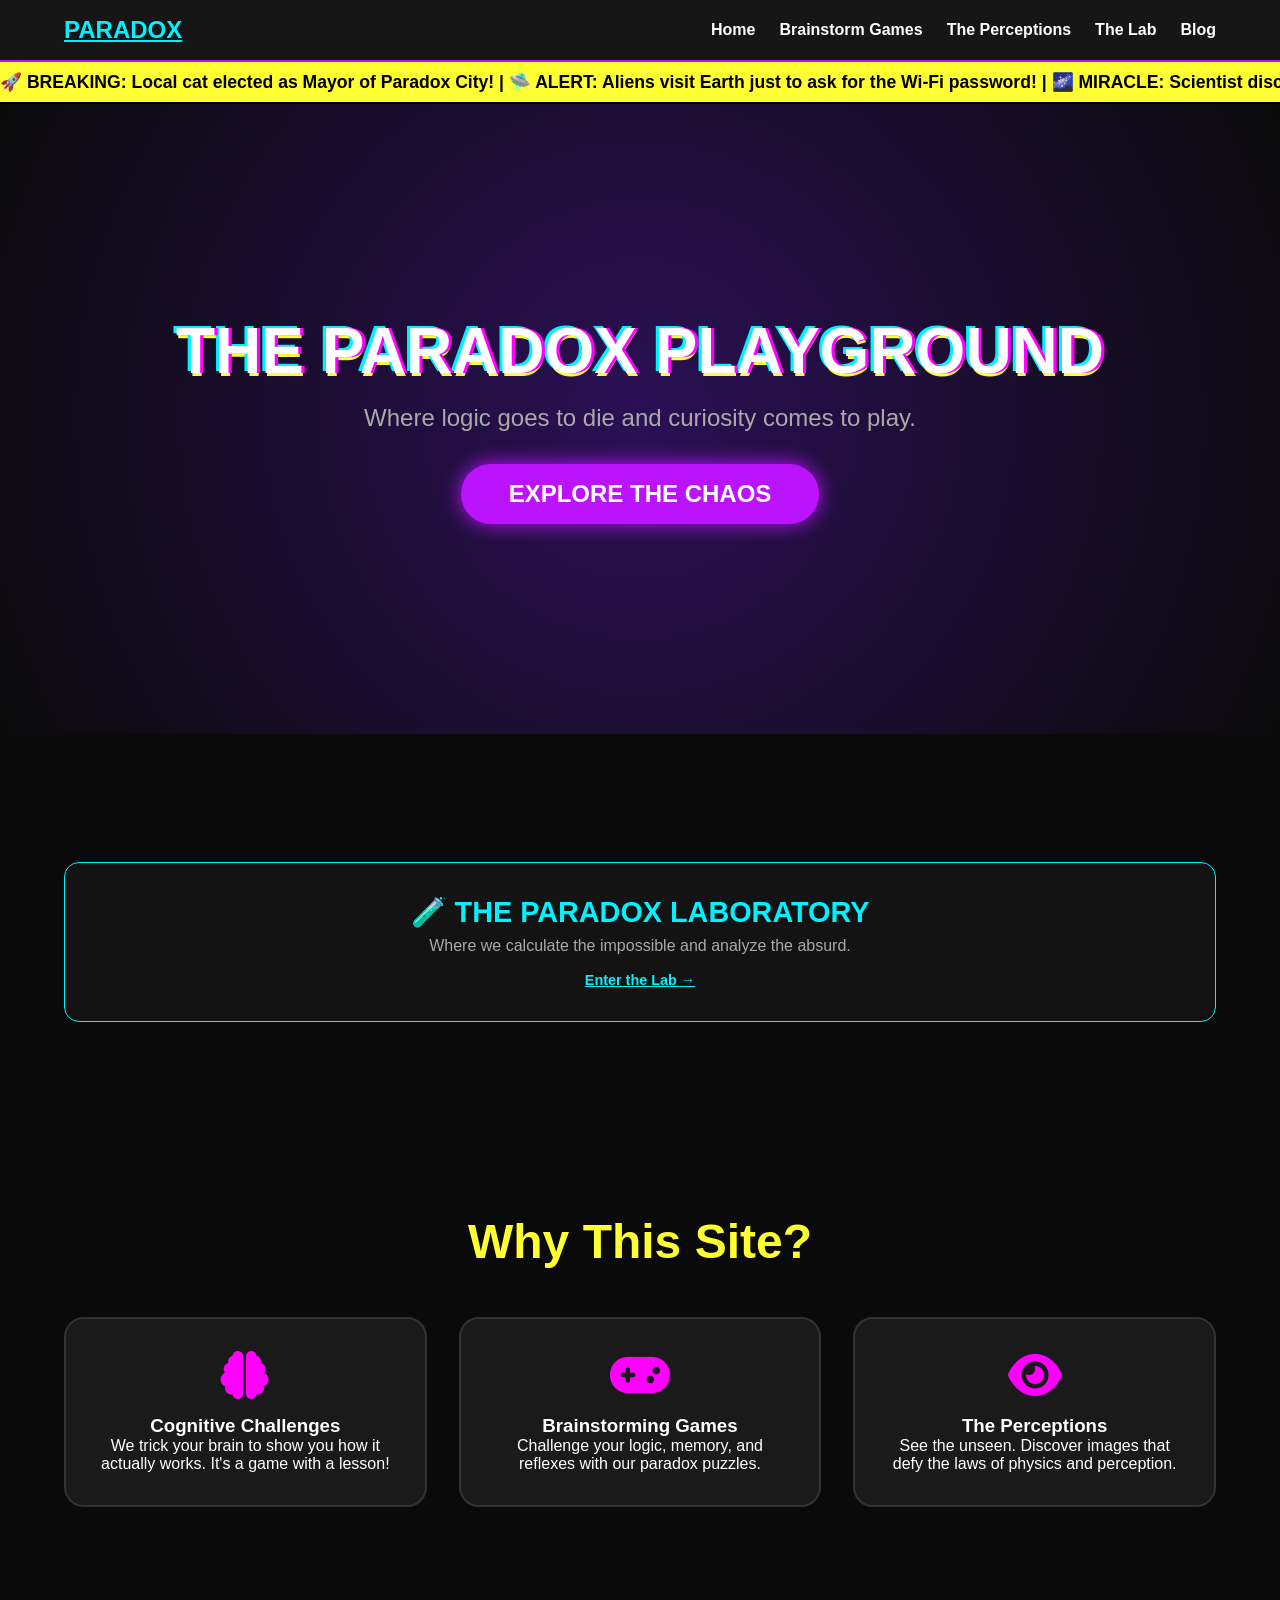
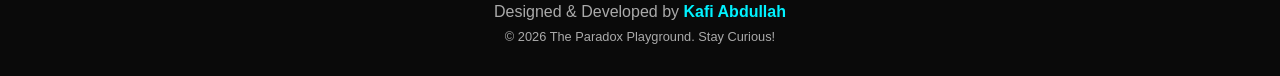
<file: index.html>
<!DOCTYPE html>
<html lang="en">
<head>
    <meta charset="UTF-8">
    <meta name="viewport" content="width=device-width, initial-scale=1.0">

    <!-- Primary Meta Tags -->
    <title>The Paradox Playground | Enter if You Dare</title>
    <meta name="title" content="The Paradox Playground | Enter if You Dare">
    <meta name="description" content="Welcome to The Paradox Playground, where logic goes to die and curiosity comes to play. Explore cognitive pranks, absurd calculations, and mind-bending illusions.">
    <meta name="keywords" content="paradox, brain games, optical illusions, cognitive pranks, funny calculators, brain teaser, entertainment website">
    <meta name="author" content="Kafi Abdullah">

    <!-- Open Graph / Facebook -->
    <meta property="og:type" content="website">
    <meta property="og:url" content="https://paradoxplayground.onrender.com/">
    <meta property="og:title" content="The Paradox Playground | Enter if You Dare">
    <meta property="og:description" content="Welcome to The Paradox Playground, where logic goes to die and curiosity comes to play. Explore cognitive pranks, absurd calculations, and mind-bending illusions.">
    <meta property="og:image" content="https://paradoxplayground.onrender.com/og-image.jpg">

    <!-- Twitter -->
    <meta property="twitter:card" content="summary_large_image">
    <meta property="twitter:url" content="https://paradoxplayground.onrender.com/">
    <meta property="twitter:title" content="The Paradox Playground | Enter if You Dare">
    <meta property="twitter:description" content="Welcome to The Paradox Playground, where logic goes to die and curiosity comes to play. Explore cognitive pranks, absurd calculations, and mind-bending illusions.">
    <meta property="twitter:image" content="https:/paradoxplayground.onrender.com/og-image.jpg">

    <link rel="stylesheet" href="style.css">
    <link rel="stylesheet" href="https://cdnjs.cloudflare.com/ajax/libs/font-awesome/6.0.0/css/all.min.css">
</head>
<body id="body-page">

    <nav class="nav">
        <a href="index.html" class="logo">PARADOX</a>
        <ul class="nav-links">
            <li><a href="index.html">Home</a></li>
            <li><a href="games.html">Brainstorm Games</a></li>
            <li><a href="perceptions.html">The Perceptions</a></li>
            <li><a href="lab.html">The Lab</a></li>
            <li><a href="blog.html">Blog</a></li>
        </ul>
        <div class="menu-btn" id="menu-toggle"><i class="fas fa-bars"></i></div>
    </nav>

    <div class="overlay" id="overlay"></div>
    <div class="sidebar" id="sidebar">
        <div class="sidebar-header">
            <h2 class="glitch" style="font-size: 2rem;">PARADOX</h2>
        </div>
        <ul class="sidebar-links">
            <li><a href="index.html">Home</a></li>
            <li><a href="games.html">Brainstorm Games</a></li>
            <li><a href="perceptions.html">The Perceptions</a></li>
            <li><a href="lab.html">The Lab</a></li>
            <li><a href="blog.html">Blog</a></li>
        </ul>
    </div>

    <div class="news-ticker">
        <div class="ticker-content" id="miracle-news">
            Loading the latest miracles...
        </div>
    </div>

    <header class="hero">
        <h1 class="glitch">THE PARADOX PLAYGROUND</h1>
        <p>Where logic goes to die and curiosity comes to play.</p>
        <button class="btn-start" onclick="window.location.href='games.html'">EXPLORE THE CHAOS</button>
    </header>

    <section class="section">
        <div class="lab-banner" onclick="window.location.href='lab.html'">
            <h2>🧪 THE PARADOX LABORATORY</h2>
            <p>Where we calculate the impossible and analyze the absurd.</p>
            <span class="btn-minimal">Enter the Lab &rarr;</span>
        </div>
    </section>

    <section class="section">
        <h2 class="title">Why This Site?</h2>
        <div class="grid">
            <div class="card">
                <i class="fas fa-brain"></i>
                <h3>Cognitive Challenges</h3>
                <p>We trick your brain to show you how it actually works. It's a game with a lesson!</p>
            </div>
            <div class="card">
                <i class="fas fa-gamepad"></i>
                <h3>Brainstorming Games</h3>
                <p>Challenge your logic, memory, and reflexes with our paradox puzzles.</p>
            </div>
            <div class="card">
                <i class="fas fa-eye"></i>
                <h3>The Perceptions</h3>
                <p>See the unseen. Discover images that defy the laws of physics and perception.</p>
            </div>
        </div>
    </section>

    <footer style="text-align: center; padding: 2rem; color: var(--text-gray);">
        <p>Designed & Developed by <a href="https://facebook.com/kafiabdullah.me" target="_blank" style="color: var(--neon-blue); text-decoration: none; font-weight: bold;">Kafi Abdullah</a></p>
        <p style="font-size: 0.8rem; margin-top: 0.5rem;">&copy; 2026 The Paradox Playground. Stay Curious!</p>
    </footer>

    <script src="assets/js/main.js"></script>
</body>
</html>
</file>
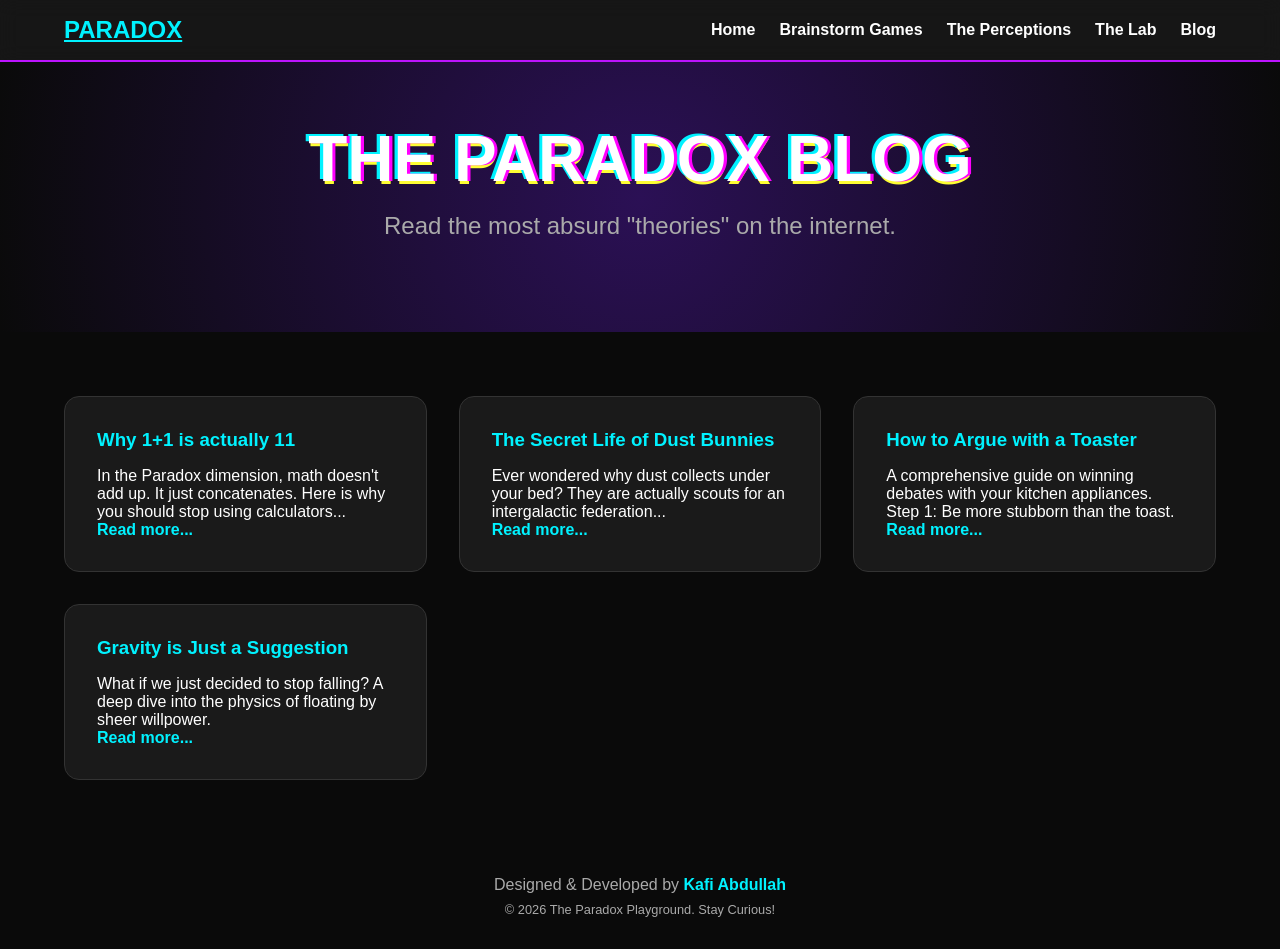
<file: blog.html>
<!DOCTYPE html>
<html lang="en">
<head>
    <meta charset="UTF-8">
    <meta name="viewport" content="width=device-width, initial-scale=1.0">

    <!-- Primary Meta Tags -->
    <title>Paradox Blog | Insights into Chaos</title>
    <meta name="title" content="Paradox Blog | Insights into Chaos">
    <meta name="description" content="Read the most absurd theories on the internet. From gravity suggestions to arguing with toasters, we dive deep into the illogical.">
    <meta name="keywords" content="absurd theories, funny blog, paradox blog, weird science, entertainment reading">
    <meta name="author" content="Kafi Abdullah">

    <!-- Open Graph / Facebook -->
    <meta property="og:type" content="website">
    <meta property="og:url" content="https://paradox-playground.com/blog.html">
    <meta property="og:title" content="Paradox Blog | Insights into Chaos">
    <meta property="og:description" content="Read the most absurd theories on the internet. From gravity suggestions to arguing with toasters, we dive deep into the illogical.">
    <meta property="og:image" content="https://paradox-playground.com/og-blog.jpg">

    <!-- Twitter -->
    <meta property="twitter:card" content="summary_large_image">
    <meta property="twitter:url" content="https://paradox-playground.com/blog.html">
    <meta property="twitter:title" content="Paradox Blog | Insights into Chaos">
    <meta property="twitter:description" content="Read the most absurd theories on the internet. From gravity suggestions to arguing with toasters, we dive deep into the illogical.">
    <meta property="twitter:image" content="https://paradox-playground.com/og-blog.jpg">

    <link rel="stylesheet" href="style.css">
    <link rel="stylesheet" href="https://cdnjs.cloudflare.com/ajax/libs/font-awesome/6.0.0/css/all.min.css">
</head>
<body id="blog-body">

    <nav class="nav">
        <a href="index.html" class="logo">PARADOX</a>
        <ul class="nav-links">
            <li><a href="index.html">Home</a></li>
            <li><a href="games.html">Brainstorm Games</a></li>
            <li><a href="perceptions.html">The Perceptions</a></li>
            <li><a href="lab.html">The Lab</a></li>
            <li><a href="blog.html">Blog</a></li>
        </ul>
        <div class="menu-btn" id="menu-toggle"><i class="fas fa-bars"></i></div>
    </nav>

    <div class="overlay" id="overlay"></div>
    <div class="sidebar" id="sidebar">
        <div class="sidebar-header">
            <h2 class="glitch" style="font-size: 2rem;">PARADOX</h2>
        </div>
        <ul class="sidebar-links">
            <li><a href="index.html">Home</a></li>
            <li><a href="games.html">Brainstorm Games</a></li>
            <li><a href="perceptions.html">The Perceptions</a></li>
            <li><a href="lab.html">The Lab</a></li>
            <li><a href="blog.html">Blog</a></li>
        </ul>
    </div>

    <header class="hero" style="min-height: 30vh;">
        <h1 class="glitch">THE PARADOX BLOG</h1>
        <p>Read the most absurd "theories" on the internet.</p>
    </header>

    <section class="section">
        <div class="blog-grid">
            <div class="blog-post">
                <h3>Why 1+1 is actually 11</h3>
                <p>In the Paradox dimension, math doesn't add up. It just concatenates. Here is why you should stop using calculators...</p>
                <a href="#" style="color: var(--neon-blue); text-decoration: none; font-weight: bold;">Read more...</a>
            </div>
            <div class="blog-post">
                <h3>The Secret Life of Dust Bunnies</h3>
                <p>Ever wondered why dust collects under your bed? They are actually scouts for an intergalactic federation...</p>
                <a href="#" style="color: var(--neon-blue); text-decoration: none; font-weight: bold;">Read more...</a>
            </div>
            <div class="blog-post">
                <h3>How to Argue with a Toaster</h3>
                <p>A comprehensive guide on winning debates with your kitchen appliances. Step 1: Be more stubborn than the toast.</p>
                <a href="#" style="color: var(--neon-blue); text-decoration: none; font-weight: bold;">Read more...</a>
            </div>
            <div class="blog-post">
                <h3>Gravity is Just a Suggestion</h3>
                <p>What if we just decided to stop falling? A deep dive into the physics of floating by sheer willpower.</p>
                <a href="#" style="color: var(--neon-blue); text-decoration: none; font-weight: bold;">Read more...</a>
            </div>
        </div>
    </section>

    <footer style="text-align: center; padding: 2rem; color: var(--text-gray);">
        <p>Designed & Developed by <a href="https://facebook.com/kafiabdullah.me" target="_blank" style="color: var(--neon-blue); text-decoration: none; font-weight: bold;">Kafi Abdullah</a></p>
        <p style="font-size: 0.8rem; margin-top: 0.5rem;">&copy; 2026 The Paradox Playground. Stay Curious!</p>
    </footer>

    <script src="assets/js/main.js"></script>
</body>
</html>
</file>
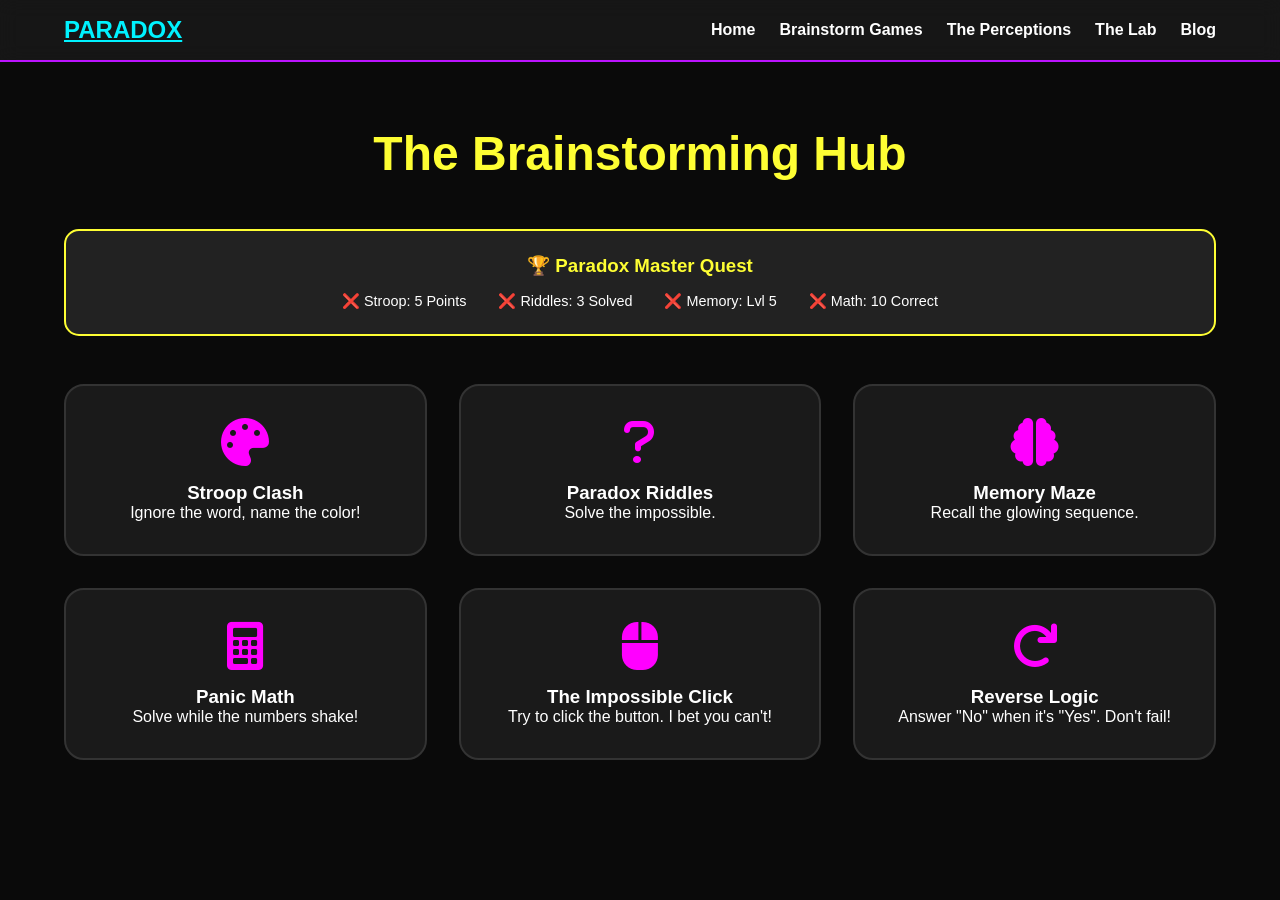
<file: games.html>
<!DOCTYPE html>
<html lang="en">
<head>
    <meta charset="UTF-8">
    <meta name="viewport" content="width=device-width, initial-scale=1.0">

    <!-- Primary Meta Tags -->
    <title>Brainstorm Games | Paradox Playground</title>
    <meta name="title" content="Brainstorm Games | Paradox Playground">
    <meta name="description" content="Challenge your brain with the Paradox Master Quest. Play Stroop Clash, Memory Maze, and other cognitive puzzles.">
    <meta name="keywords" content="brain games, puzzle games, cognitive tests, memory maze, stroop effect, paradox games">
    <meta name="author" content="Kafi Abdullah">

    <!-- Open Graph / Facebook -->
    <meta property="og:type" content="website">
    <meta property="og:url" content="https://paradox-playground.com/games.html">
    <meta property="og:title" content="Brainstorm Games | Paradox Playground">
    <meta property="og:description" content="Challenge your brain with the Paradox Master Quest. Play Stroop Clash, Memory Maze, and other cognitive puzzles.">
    <meta property="og:image" content="https://paradox-playground.com/og-games.jpg">

    <!-- Twitter -->
    <meta property="twitter:card" content="summary_large_image">
    <meta property="twitter:url" content="https://paradox-playground.com/games.html">
    <meta property="twitter:title" content="Brainstorm Games | Paradox Playground">
    <meta property="twitter:description" content="Challenge your brain with the Paradox Master Quest. Play Stroop Clash, Memory Maze, and other cognitive puzzles.">
    <meta property="twitter:image" content="https://paradox-playground.com/og-games.jpg">

    <link rel="stylesheet" href="style.css">
    <link rel="stylesheet" href="https://cdnjs.cloudflare.com/ajax/libs/font-awesome/6.0.0/css/all.min.css">
    <style>
        .game-container {
            background: #111;
            border: 3px solid var(--neon-blue);
            border-radius: 20px;
            padding: 2rem;
            max-width: 800px;
            margin: 2rem auto;
            text-align: center;
            box-shadow: 0 0 30px rgba(0, 242, 255, 0.2);
        }
        .score-board {
            font-size: 1.5rem;
            color: var(--neon-yellow);
            margin-bottom: 1rem;
            display: flex;
            justify-content: space-between;
        }
        .game-content {
            min-height: 300px;
            display: flex;
            flex-direction: column;
            justify-content: center;
            align-items: center;
        }
        .option-grid {
            display: grid;
            grid-template-columns: repeat(2, 1fr);
            gap: 1rem;
            margin-top: 2rem;
        }
        .game-btn {
            padding: 1rem;
            font-size: 1.2rem;
            background: var(--card-bg);
            color: white;
            border: 2px solid #444;
            border-radius: 10px;
            cursor: pointer;
            transition: 0.3s;
        }
        .game-btn:hover {
            border-color: var(--neon-pink);
            background: #222;
        }
        #memory-grid {
            display: grid;
            grid-template-columns: repeat(3, 80px);
            gap: 10px;
            margin: 20px 0;
        }
        .mem-box {
            width: 80px;
            height: 80px;
            background: #333;
            border-radius: 10px;
            cursor: pointer;
            transition: 0.2s;
        }
        .mem-box.active { background: var(--neon-blue) !important; box-shadow: 0 0 15px var(--neon-blue); }
        .mem-box.wrong { background: #ff0000 !important; }
    </style>
</head>
<body id="game-body">

    <nav class="nav">
        <a href="index.html" class="logo">PARADOX</a>
        <ul class="nav-links">
            <li><a href="index.html">Home</a></li>
            <li><a href="games.html">Brainstorm Games</a></li>
            <li><a href="perceptions.html">The Perceptions</a></li>
            <li><a href="lab.html">The Lab</a></li>
            <li><a href="blog.html">Blog</a></li>
        </ul>
        <div class="menu-btn" id="menu-toggle"><i class="fas fa-bars"></i></div>
    </nav>

    <div class="overlay" id="overlay"></div>
    <div class="sidebar" id="sidebar">
        <div class="sidebar-header">
            <h2 class="glitch" style="font-size: 2rem;">PARADOX</h2>
        </div>
        <ul class="sidebar-links">
            <li><a href="index.html">Home</a></li>
            <li><a href="games.html">Brainstorm Games</a></li>
            <li><a href="perceptions.html">The Perceptions</a></li>
            <li><a href="lab.html">The Lab</a></li>
            <li><a href="blog.html">Blog</a></li>
        </ul>
    </div>

    <section class="section">
        <h2 class="title">The Brainstorming Hub</h2>

        <div id="quest-panel" style="background: #222; padding: 1.5rem; border-radius: 15px; border: 2px solid var(--neon-yellow); margin-bottom: 3rem; text-align: center;">
            <h3 style="color: var(--neon-yellow); margin-bottom: 1rem;">🏆 Paradox Master Quest</h3>
            <div style="display: flex; justify-content: center; gap: 2rem; flex-wrap: wrap; font-size: 0.9rem;">
                <div id="task-stroop">❌ Stroop: 5 Points</div>
                <div id="task-riddles">❌ Riddles: 3 Solved</div>
                <div id="task-memory">❌ Memory: Lvl 5</div>
                <div id="task-math">❌ Math: 10 Correct</div>
            </div>
            <button id="claim-reward" style="display:none; margin-top: 1rem; padding: 0.5rem 1rem; background: gold; border: none; border-radius: 5px; cursor: pointer; font-weight: bold;">CLAIM CERTIFICATE</button>
        </div>

        <div class="grid" id="game-selection">
            <div class="card" onclick="initGame('stroop')">
                <i class="fas fa-palette"></i>
                <h3>Stroop Clash</h3>
                <p>Ignore the word, name the color!</p>
            </div>
            <div class="card" onclick="initGame('riddles')">
                <i class="fas fa-question"></i>
                <h3>Paradox Riddles</h3>
                <p>Solve the impossible.</p>
            </div>
            <div class="card" onclick="initGame('memory')">
                <i class="fas fa-brain"></i>
                <h3>Memory Maze</h3>
                <p>Recall the glowing sequence.</p>
            </div>
            <div class="card" onclick="initGame('math')">
                <i class="fas fa-calculator"></i>
                <h3>Panic Math</h3>
                <p>Solve while the numbers shake!</p>
            </div>
            <div class="card" onclick="initGame('clicker')">
                <i class="fas fa-mouse"></i>
                <h3>The Impossible Click</h3>
                <p>Try to click the button. I bet you can't!</p>
            </div>
            <div class="card" onclick="initGame('reverse')">
                <i class="fas fa-redo"></i>
                <h3>Reverse Logic</h3>
                <p>Answer "No" when it's "Yes". Don't fail!</p>
            </div>
        </div>

        <div id="game-wrapper" style="display:none;">
            <div class="game-container">
                <div class="score-board">
                    <span>Score: <span id="score">0</span></span>
                    <span id="timer">Time: 30s</span>
                    <button onclick="exitGame()" style="background:none; border:none; color:white; cursor:pointer; font-size: 1.2rem;">&times; Exit</button>
                </div>
                <div id="game-screen" class="game-content"></div>
            </div>
        </div>
    </section>

    <script src="assets/js/main.js"></script>
    <script src="assets/js/games.js"></script>
</body>
</html>
</file>
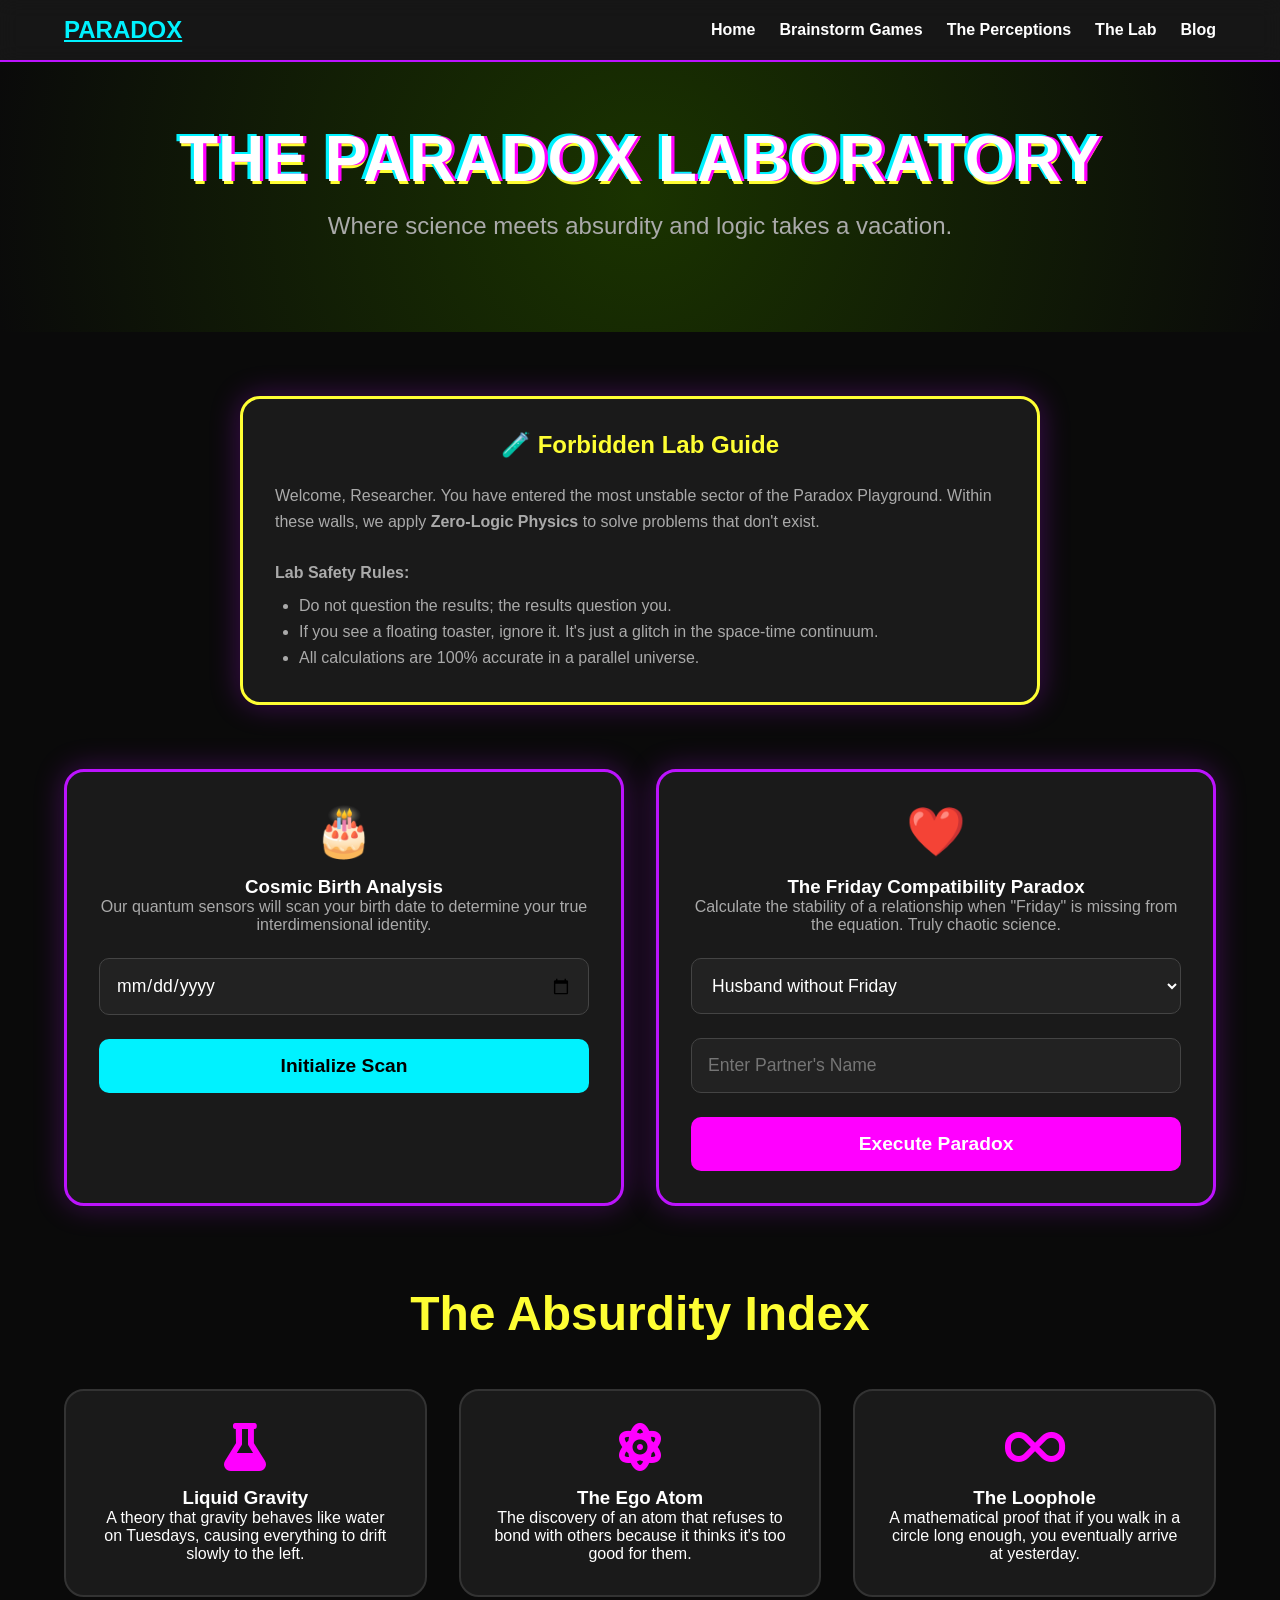
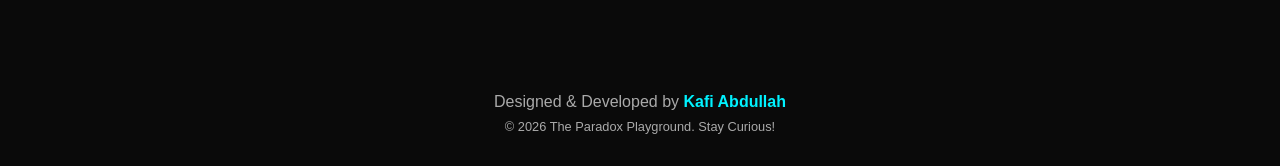
<file: lab.html>
<!DOCTYPE html>
<html lang="en">
<head>
    <meta charset="UTF-8">
    <meta name="viewport" content="width=device-width, initial-scale=1.0">

    <!-- Primary Meta Tags -->
    <title>The Paradox Laboratory | Experiments in Chaos</title>
    <meta name="title" content="The Paradox Laboratory | Experiments in Chaos">
    <meta name="description" content="Step into The Paradox Laboratory. Calculate the impossible with our Cosmic Birth Analysis and Friday Compatibility Paradox.">
    <meta name="keywords" content="absurd calculators, relationship paradox, cosmic birth analysis, funny science, prank lab">
    <meta name="author" content="Kafi Abdullah">

    <!-- Open Graph / Facebook -->
    <meta property="og:type" content="website">
    <meta property="og:url" content="https://paradox-playground.com/lab.html">
    <meta property="og:title" content="The Paradox Laboratory | Experiments in Chaos">
    <meta property="og:description" content="Step into The Paradox Laboratory. Calculate the impossible with our Cosmic Birth Analysis and Friday Compatibility Paradox.">
    <meta property="og:image" content="https://paradox-playground.com/og-lab.jpg">

    <!-- Twitter -->
    <meta property="twitter:card" content="summary_large_image">
    <meta property="twitter:url" content="https://paradox-playground.com/lab.html">
    <meta property="twitter:title" content="The Paradox Laboratory | Experiments in Chaos">
    <meta property="twitter:description" content="Step into The Paradox Laboratory. Calculate the impossible with our Cosmic Birth Analysis and Friday Compatibility Paradox.">
    <meta property="twitter:image" content="https://paradox-playground.com/og-lab.jpg">

    <link rel="stylesheet" href="style.css">
    <link rel="stylesheet" href="https://cdnjs.cloudflare.com/ajax/libs/font-awesome/6.0.0/css/all.min.css">
</head>
<body id="lab-body">

    <nav class="nav">
        <a href="index.html" class="logo">PARADOX</a>
        <ul class="nav-links">
            <li><a href="index.html">Home</a></li>
            <li><a href="games.html">Brainstorm Games</a></li>
            <li><a href="perceptions.html">The Perceptions</a></li>
            <li><a href="lab.html">The Lab</a></li>
            <li><a href="blog.html">Blog</a></li>
        </ul>
        <div class="menu-btn" id="menu-toggle"><i class="fas fa-bars"></i></div>
    </nav>

    <div class="overlay" id="overlay"></div>
    <div class="sidebar" id="sidebar">
        <div class="sidebar-header">
            <h2 class="glitch" style="font-size: 2rem;">PARADOX</h2>
        </div>
        <ul class="sidebar-links">
            <li><a href="index.html">Home</a></li>
            <li><a href="games.html">Brainstorm Games</a></li>
            <li><a href="perceptions.html">The Perceptions</a></li>
            <li><a href="lab.html">The Lab</a></li>
            <li><a href="blog.html">Blog</a></li>
        </ul>
    </div>

    <header class="hero" style="min-height: 30vh; background: radial-gradient(circle, #1a3300 0%, #0a0a0a 100%);">
        <h1 class="glitch">THE PARADOX LABORATORY</h1>
        <p>Where science meets absurdity and logic takes a vacation.</p>
    </header>

    <section class="section">
        <div class="lab-container" style="margin-bottom: 4rem; border-color: var(--neon-yellow);">
            <h2 style="color: var(--neon-yellow); margin-bottom: 1.5rem;">🧪 Forbidden Lab Guide</h2>
            <div style="text-align: left; color: var(--text-gray); line-height: 1.6;">
                <p>Welcome, Researcher. You have entered the most unstable sector of the Paradox Playground. Within these walls, we apply <strong>Zero-Logic Physics</strong> to solve problems that don't exist.</p>
                <br>
                <p><strong>Lab Safety Rules:</strong></p>
                <ul style="margin-left: 1.5rem; margin-top: 0.5rem;">
                    <li>Do not question the results; the results question you.</li>
                    <li>If you see a floating toaster, ignore it. It's just a glitch in the space-time continuum.</li>
                    <li>All calculations are 100% accurate in a parallel universe.</li>
                </ul>
            </div>
        </div>

        <div class="grid">
            <!-- BIRTH DATE CALCULATOR -->
            <div class="lab-container">
                <div style="font-size: 3rem; color: var(--neon-pink); margin-bottom: 1rem;">🎂</div>
                <h3>Cosmic Birth Analysis</h3>
                <p style="margin-bottom: 1.5rem; color: var(--text-gray);">Our quantum sensors will scan your birth date to determine your true interdimensional identity.</p>
                <div class="lab-form">
                    <input type="date" id="birth-date" class="lab-input">
                    <button class="btn-calc" id="calc-birth">Initialize Scan</button>
                </div>
                <div id="birth-result" class="result-box"></div>
            </div>

            <!-- RELATIONSHIP TEST -->
            <div class="lab-container">
                <div style="font-size: 3rem; color: var(--neon-blue); margin-bottom: 1rem;">❤️</div>
                <h3>The Friday Compatibility Paradox</h3>
                <p style="margin-bottom: 1.5rem; color: var(--text-gray);">Calculate the stability of a relationship when "Friday" is missing from the equation. Truly chaotic science.</p>
                <div class="lab-form">
                    <select id="rel-type" class="lab-input">
                        <option value="husband">Husband without Friday</option>
                        <option value="wife">Wife without Friday</option>
                    </select>
                    <input type="text" id="partner-name" class="lab-input" placeholder="Enter Partner's Name">
                    <button class="btn-calc" id="calc-rel" style="background: var(--neon-pink); color: white;">Execute Paradox</button>
                </div>
                <div id="rel-result" class="result-box"></div>
            </div>
        </div>

        <!-- NEW SECTION: THE ABSURDITY INDEX -->
        <section style="margin-top: 5rem;">
            <h2 class="title">The Absurdity Index</h2>
            <div class="grid">
                <div class="card">
                    <i class="fas fa-flask"></i>
                    <h3>Liquid Gravity</h3>
                    <p>A theory that gravity behaves like water on Tuesdays, causing everything to drift slowly to the left.</p>
                </div>
                <div class="card">
                    <i class="fas fa-atom"></i>
                    <h3>The Ego Atom</h3>
                    <p>The discovery of an atom that refuses to bond with others because it thinks it's too good for them.</p>
                </div>
                <div class="card">
                    <i class="fas fa-infinity"></i>
                    <h3>The Loophole</h3>
                    <p>A mathematical proof that if you walk in a circle long enough, you eventually arrive at yesterday.</p>
                </div>
            </div>
        </section>
    </section>

    <footer style="text-align: center; padding: 2rem; color: var(--text-gray);">
        <p>Designed & Developed by <a href="https://facebook.com/kafiabdullah.me" target="_blank" style="color: var(--neon-blue); text-decoration: none; font-weight: bold;">Kafi Abdullah</a></p>
        <p style="font-size: 0.8rem; margin-top: 0.5rem;">&copy; 2026 The Paradox Playground. Stay Curious!</p>
    </footer>

    <script src="assets/js/main.js"></script>
    <script src="assets/js/lab.js"></script>
</body>
</html>
</file>
<file: style.css>
:root {
    --neon-pink: #ff00ff;
    --neon-blue: #00f2ff;
    --neon-yellow: #fefe33;
    --dark-bg: #0a0a0a;
    --card-bg: #1a1a1a;
    --text-white: #ffffff;
    --text-gray: #aaaaaa;
    --accent-purple: #bc13fe;
}

* {
    margin: 0;
    padding: 0;
    box-sizing: border-box;
    font-family: 'Comic Sans MS', 'Chalkboard SE', cursive, sans-serif;
}

body {
    background-color: var(--dark-bg);
    color: var(--text-white);
    overflow-x: hidden;
}

/* Glitch Effect */
.glitch {
    position: relative;
    font-size: clamp(2rem, 8vw, 4rem);
    font-weight: bold;
    text-transform: uppercase;
    text-shadow: 0.05em 0 0 var(--neon-pink), -0.05em -0.025em 0 var(--neon-blue),
                 0.025em 0.05em 0 var(--neon-yellow);
    animation: glitch 500ms infinite;
    text-align: center;
}

@keyframes glitch {
    0% { text-shadow: 0.05em 0 0 var(--neon-pink), -0.05em -0.025em 0 var(--neon-blue), 0.025em 0.05em 0 var(--neon-yellow); }
    14% { text-shadow: 0.05em 0 0 var(--neon-pink), -0.05em -0.025em 0 var(--neon-blue), 0.025em 0.05em 0 var(--neon-yellow); }
    15% { text-shadow: -0.05em -0.025em 0 var(--neon-pink), 0.025em 0.05em 0 var(--neon-blue), -0.05em -0.05em 0 var(--neon-yellow); }
    49% { text-shadow: -0.05em -0.025em 0 var(--neon-pink), 0.025em 0.05em 0 var(--neon-blue), -0.05em -0.05em 0 var(--neon-yellow); }
    50% { text-shadow: 0.025em 0.05em 0 var(--neon-pink), 0.05em 0 0 var(--neon-blue), -0.05em -0.025em 0 var(--neon-yellow); }
    99% { text-shadow: 0.025em 0.05em 0 var(--neon-pink), 0.05em 0 0 var(--neon-blue), -0.05em -0.025em 0 var(--neon-yellow); }
    100% { text-shadow: -0.025em 0 0 var(--neon-pink), -0.025em -0.025em 0 var(--neon-blue), -0.025em -0.05em 0 var(--neon-yellow); }
}

/* Navbar */
.nav {
    display: flex;
    justify-content: space-between;
    align-items: center;
    padding: 1rem 5%;
    background: rgba(26, 26, 26, 0.8);
    backdrop-filter: blur(10px);
    position: sticky;
    top: 0;
    z-index: 1000;
    border-bottom: 2px solid var(--accent-purple);
}

.nav .logo {
    color: var(--neon-blue);
    text-decoration: underline;
    font-weight: bold;
    font-size: 1.5rem;
    transition: 0.3s;
}

.nav .logo:hover {
    text-shadow: 0 0 10px var(--neon-blue);
}

.nav-links {
    display: flex;
    gap: 1.5rem;
    list-style: none;
}

.nav-links a {
    color: var(--text-white);
    text-decoration: none;
    font-weight: bold;
    font-size: 1rem;
    transition: 0.3s;
}

.nav-links a:hover {
    color: var(--neon-blue);
    text-shadow: 0 0 10px var(--neon-blue);
}

.menu-btn {
    display: none;
    font-size: 1.5rem;
    cursor: pointer;
    color: var(--text-white);
}

/* Mobile Sidebar */
.sidebar {
    position: fixed;
    top: 0;
    left: -100%;
    width: 280px;
    height: 100%;
    background: var(--card-bg);
    z-index: 2000;
    transition: 0.4s cubic-bezier(0.4, 0, 0.2, 1);
    padding: 2rem;
    box-shadow: 10px 0 30px rgba(0,0,0,0.8);
    border-right: 3px solid var(--accent-purple);
}

.sidebar.active {
    left: 0;
}

.sidebar-header {
    text-align: center;
    margin-bottom: 2rem;
}

.sidebar-links {
    list-style: none;
}

.sidebar-links li {
    margin-bottom: 1.5rem;
}

.sidebar-links a {
    color: var(--text-white);
    text-decoration: none;
    font-size: 1.3rem;
    font-weight: bold;
    display: block;
    padding: 1rem;
    border-radius: 10px;
    transition: 0.3s;
}

.sidebar-links a:hover {
    background: var(--accent-purple);
    color: white;
}

.overlay {
    position: fixed;
    top: 0;
    left: 0;
    width: 100%;
    height: 100%;
    background: rgba(0,0,0,0.7);
    z-index: 1500;
    display: none;
}

.overlay.active {
    display: block;
}

/* Miracle News Ticker */
.news-ticker {
    background: var(--neon-yellow);
    color: black;
    padding: 0.6rem 0;
    overflow: hidden;
    white-space: nowrap;
    font-weight: bold;
    border-bottom: 2px solid black;
}

.ticker-content {
    display: inline-block;
    animation: ticker 40s linear infinite;
    font-size: 1.1rem;
}

@keyframes ticker {
    0% { transform: translateX(100%); }
    100% { transform: translateX(-100%); }
}

/* Hero Section */
.hero {
    min-height: 70vh;
    display: flex;
    flex-direction: column;
    justify-content: center;
    align-items: center;
    text-align: center;
    background: radial-gradient(circle, #2b1055 0%, #0a0a0a 100%);
    padding: 0 5%;
}

.hero p {
    font-size: clamp(1rem, 4vw, 1.5rem);
    color: var(--text-gray);
    margin: 1rem 0 2rem;
}

.btn-start {
    padding: 1rem 3rem;
    font-size: 1.5rem;
    background: var(--accent-purple);
    color: white;
    border: none;
    border-radius: 50px;
    cursor: pointer;
    font-weight: bold;
    box-shadow: 0 0 20px var(--accent-purple);
    transition: 0.3s;
}

.btn-start:hover {
    transform: scale(1.1);
    box-shadow: 0 0 40px var(--accent-purple);
}

/* Grid Layout */
.section {
    padding: 4rem 5%;
}

.title {
    text-align: center;
    font-size: clamp(2rem, 5vw, 3rem);
    margin-bottom: 3rem;
    color: var(--neon-yellow);
}

.grid {
    display: grid;
    grid-template-columns: repeat(auto-fit, minmax(280px, 1fr));
    gap: 2rem;
}

.card {
    background: var(--card-bg);
    padding: 2rem;
    border-radius: 20px;
    border: 2px solid #333;
    text-align: center;
    transition: 0.3s;
    cursor: pointer;
    position: relative;
    overflow: hidden;
}

.card:hover {
    border-color: var(--neon-blue);
    transform: translateY(-10px);
    box-shadow: 0 0 20px var(--neon-blue);
}

.card i {
    font-size: 3rem;
    margin-bottom: 1rem;
    color: var(--neon-pink);
}

/* Lab / Calculator Section */
.lab-container {
    max-width: 800px;
    margin: 0 auto;
    background: var(--card-bg);
    padding: 2rem;
    border-radius: 20px;
    border: 3px solid var(--accent-purple);
    text-align: center;
    box-shadow: 0 0 30px rgba(188, 19, 254, 0.3);
}

.lab-section {
    margin-bottom: 4rem;
    padding: 2rem;
    border-bottom: 1px solid #333;
}

.lab-form {
    display: flex;
    flex-direction: column;
    gap: 1.5rem;
    max-width: 500px;
    margin: 0 auto;
}

.lab-input {
    padding: 1rem;
    border-radius: 10px;
    border: 1px solid #444;
    background: #222;
    color: white;
    font-size: 1.1rem;
}

.btn-calc {
    padding: 1rem;
    background: var(--neon-blue);
    color: black;
    border: none;
    border-radius: 10px;
    font-weight: bold;
    cursor: pointer;
    font-size: 1.2rem;
}

.result-box {
    padding: 2rem;
    background: #000;
    border-radius: 15px;
    border: 1px dashed var(--neon-yellow);
    margin-top: 2rem;
    display: none;
    text-align: left;
}

/* Blog Styles */
.blog-grid {
    display: grid;
    grid-template-columns: repeat(auto-fit, minmax(300px, 1fr));
    gap: 2rem;
}
.blog-post {
    background: var(--card-bg);
    padding: 2rem;
    border-radius: 15px;
    border: 1px solid #333;
    transition: 0.3s;
}
.blog-post:hover { border-color: var(--neon-pink); }
.blog-post h3 { color: var(--neon-blue); margin-bottom: 1rem; }

/* Gallery / Illusion Section */
.illusion-grid {
    display: grid;
    grid-template-columns: repeat(auto-fit, minmax(300px, 1fr));
    gap: 2rem;
}
.illusion-card {
    background: #111;
    padding: 1rem;
    border-radius: 15px;
    text-align: center;
    border: 1px solid #333;
}
.illusion-card img {
    width: 100%;
    border-radius: 10px;
    margin-bottom: 1rem;
}

/* Prank Specifics */
#runaway-btn {
    position: absolute;
    padding: 10px 20px;
    background: red;
    color: white;
    border: none;
    border-radius: 5px;
    cursor: pointer;
}

.game-box {
    background: #222;
    padding: 2rem;
    border-radius: 15px;
    text-align: center;
    margin-top: 2rem;
}

.stroop-word {
    font-size: clamp(2rem, 8vw, 4rem);
    font-weight: bold;
    margin: 1rem 0;
}

.option-btn {
    padding: 1rem 2rem;
    margin: 0.5rem;
    border: none;
    border-radius: 10px;
    cursor: pointer;
    font-size: 1.2rem;
    font-weight: bold;
}

/* Minimalist Lab Banner */
.lab-banner {
    background: rgba(26, 26, 26, 0.6);
    border: 1px solid var(--neon-blue);
    padding: 2rem;
    border-radius: 15px;
    text-align: center;
    margin: 4rem 0;
    cursor: pointer;
    transition: 0.3s;
    backdrop-filter: blur(5px);
}

.lab-banner:hover {
    background: rgba(0, 242, 255, 0.1);
    box-shadow: 0 0 20px var(--neon-blue);
    transform: translateY(-5px);
}

.lab-banner h2 {
    font-size: 1.8rem;
    color: var(--neon-blue);
    margin-bottom: 0.5rem;
    font-weight: bold;
}

.lab-banner p {
    color: var(--text-gray);
    font-size: 1rem;
    margin-bottom: 1rem;
}

.lab-banner .btn-minimal {
    font-size: 0.9rem;
    color: var(--neon-blue);
    text-decoration: underline;
    font-weight: bold;
    cursor: pointer;
}

/* Perception Paradox Banner */
.illusion-banner {
    background: linear-gradient(45deg, var(--accent-purple), var(--neon-blue));
    padding: 3rem;
    border-radius: 30px;
    text-align: center;
    margin: 4rem 0;
    cursor: pointer;
    transition: 0.4s cubic-bezier(0.175, 0.885, 0.32, 1.275);
    border: 4px solid var(--neon-yellow);
    box-shadow: 0 0 30px var(--accent-purple);
}

.illusion-banner:hover {
    transform: scale(1.02);
    box-shadow: 0 0 50px var(--neon-blue);
}

.illusion-banner h2 {
    font-size: 2.5rem;
    color: white;
    text-shadow: 2px 2px 10px rgba(0,0,0,0.5);
}

.illusion-banner p {
    color: white;
    font-weight: bold;
    margin-bottom: 1.5rem;
}

/* Interactive Illusion Cards */
.illusion-grid {
    display: grid;
    grid-template-columns: repeat(auto-fit, minmax(350px, 1fr));
    gap: 2.5rem;
}

.illusion-card {
    background: var(--card-bg);
    border-radius: 25px;
    overflow: hidden;
    border: 2px solid #333;
    transition: 0.3s;
    position: relative;
}

.illusion-card:hover {
    border-color: var(--neon-blue);
}

.illusion-img-container {
    width: 100%;
    height: 250px;
    overflow: hidden;
    position: relative;
}

.illusion-img {
    width: 100%;
    height: 100%;
    object-fit: cover;
    transition: 0.5s;
}

.illusion-card:hover .illusion-img {
    transform: scale(1.1);
}

.illusion-info {
    padding: 1.5rem;
}

.illusion-title {
    font-size: 1.5rem;
    color: var(--neon-blue);
    margin-bottom: 1rem;
    font-weight: bold;
}

.illusion-desc {
    color: var(--text-gray);
    margin-bottom: 1.5rem;
    font-size: 1rem;
    line-height: 1.4;
}

.reveal-btn {
    background: var(--accent-purple);
    color: white;
    border: none;
    padding: 0.7rem 1.2rem;
    border-radius: 8px;
    cursor: pointer;
    font-weight: bold;
    transition: 0.3s;
}

.reveal-btn:hover {
    background: var(--neon-pink);
}

.explanation {
    display: none;
    margin-top: 1rem;
    padding: 1rem;
    background: #000;
    border-radius: 10px;
    border-left: 4px solid var(--neon-yellow);
    color: var(--neon-yellow);
    font-style: italic;
}

/* Responsiveness */
@media (max-width: 768px) {
    .nav-links { display: none; }
    .menu-btn { display: block; }
    .illusion-banner h2 { font-size: 1.8rem; }
}
</file>
